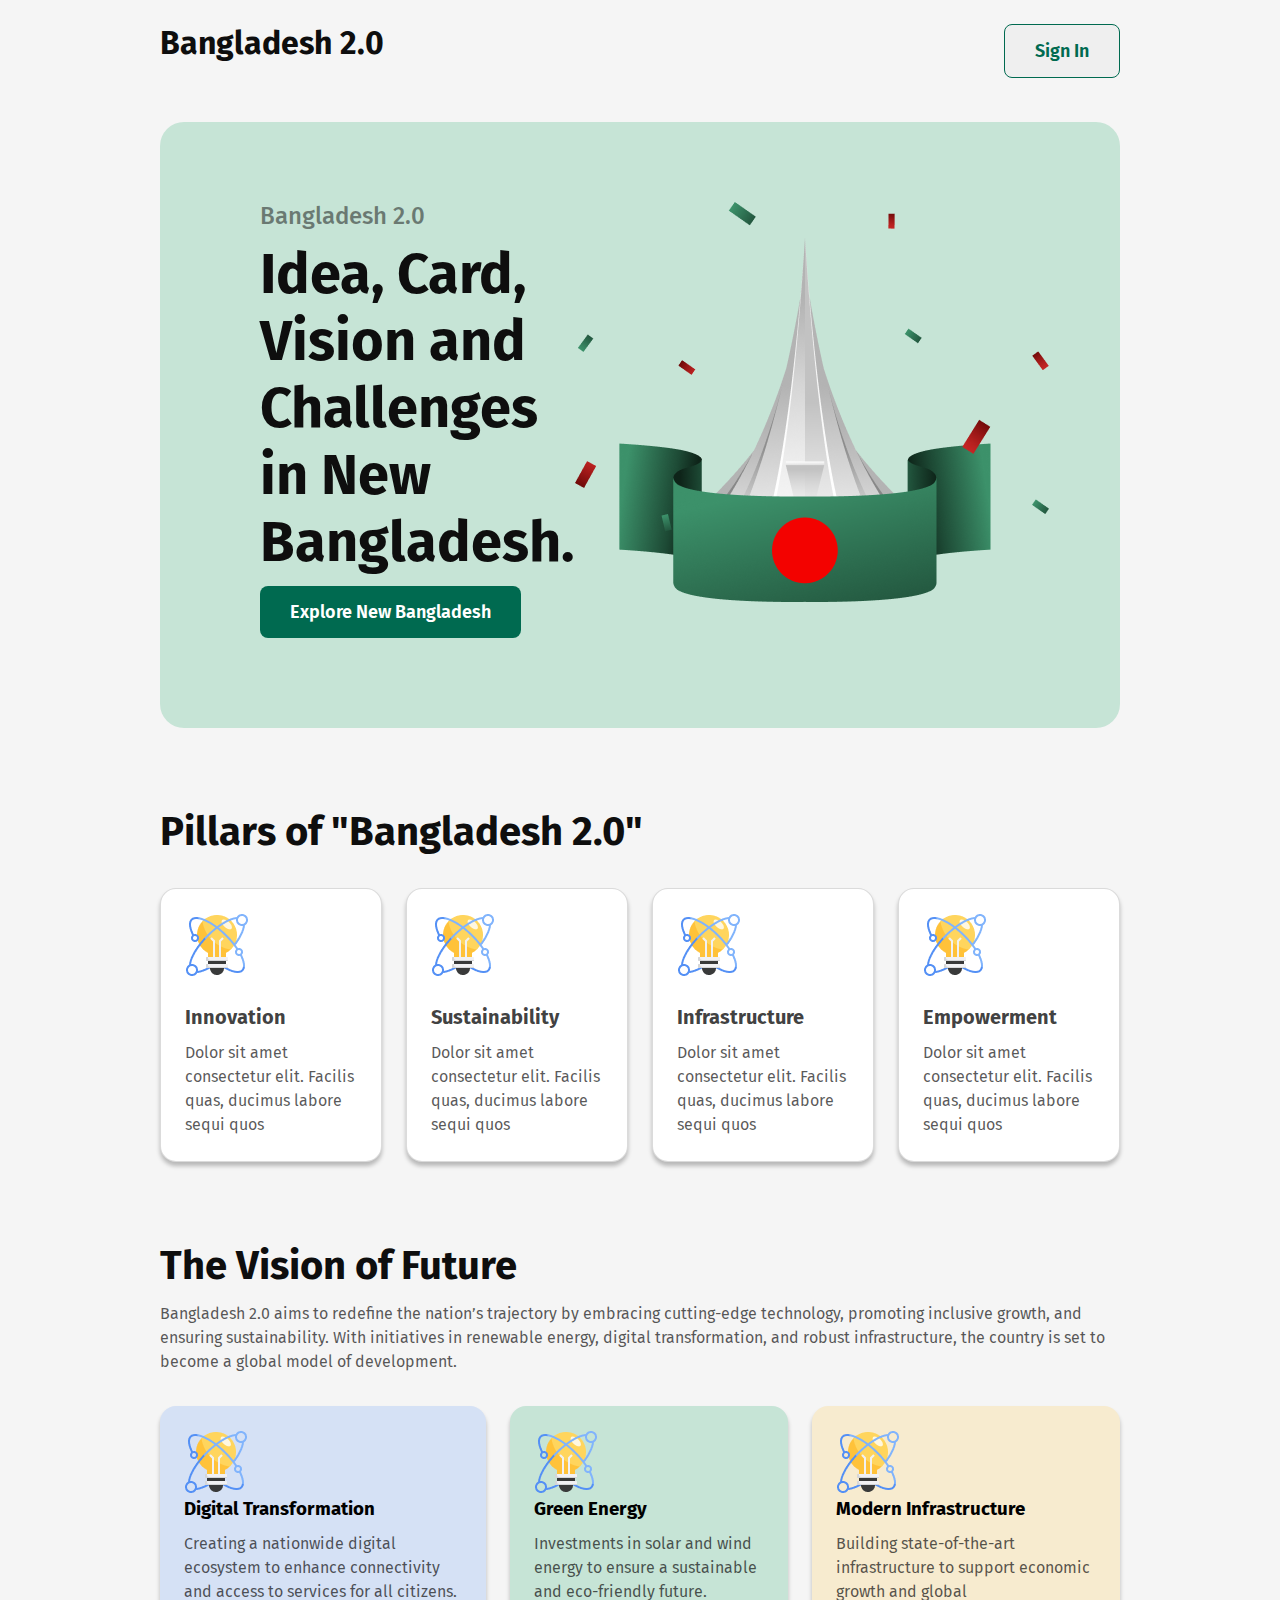
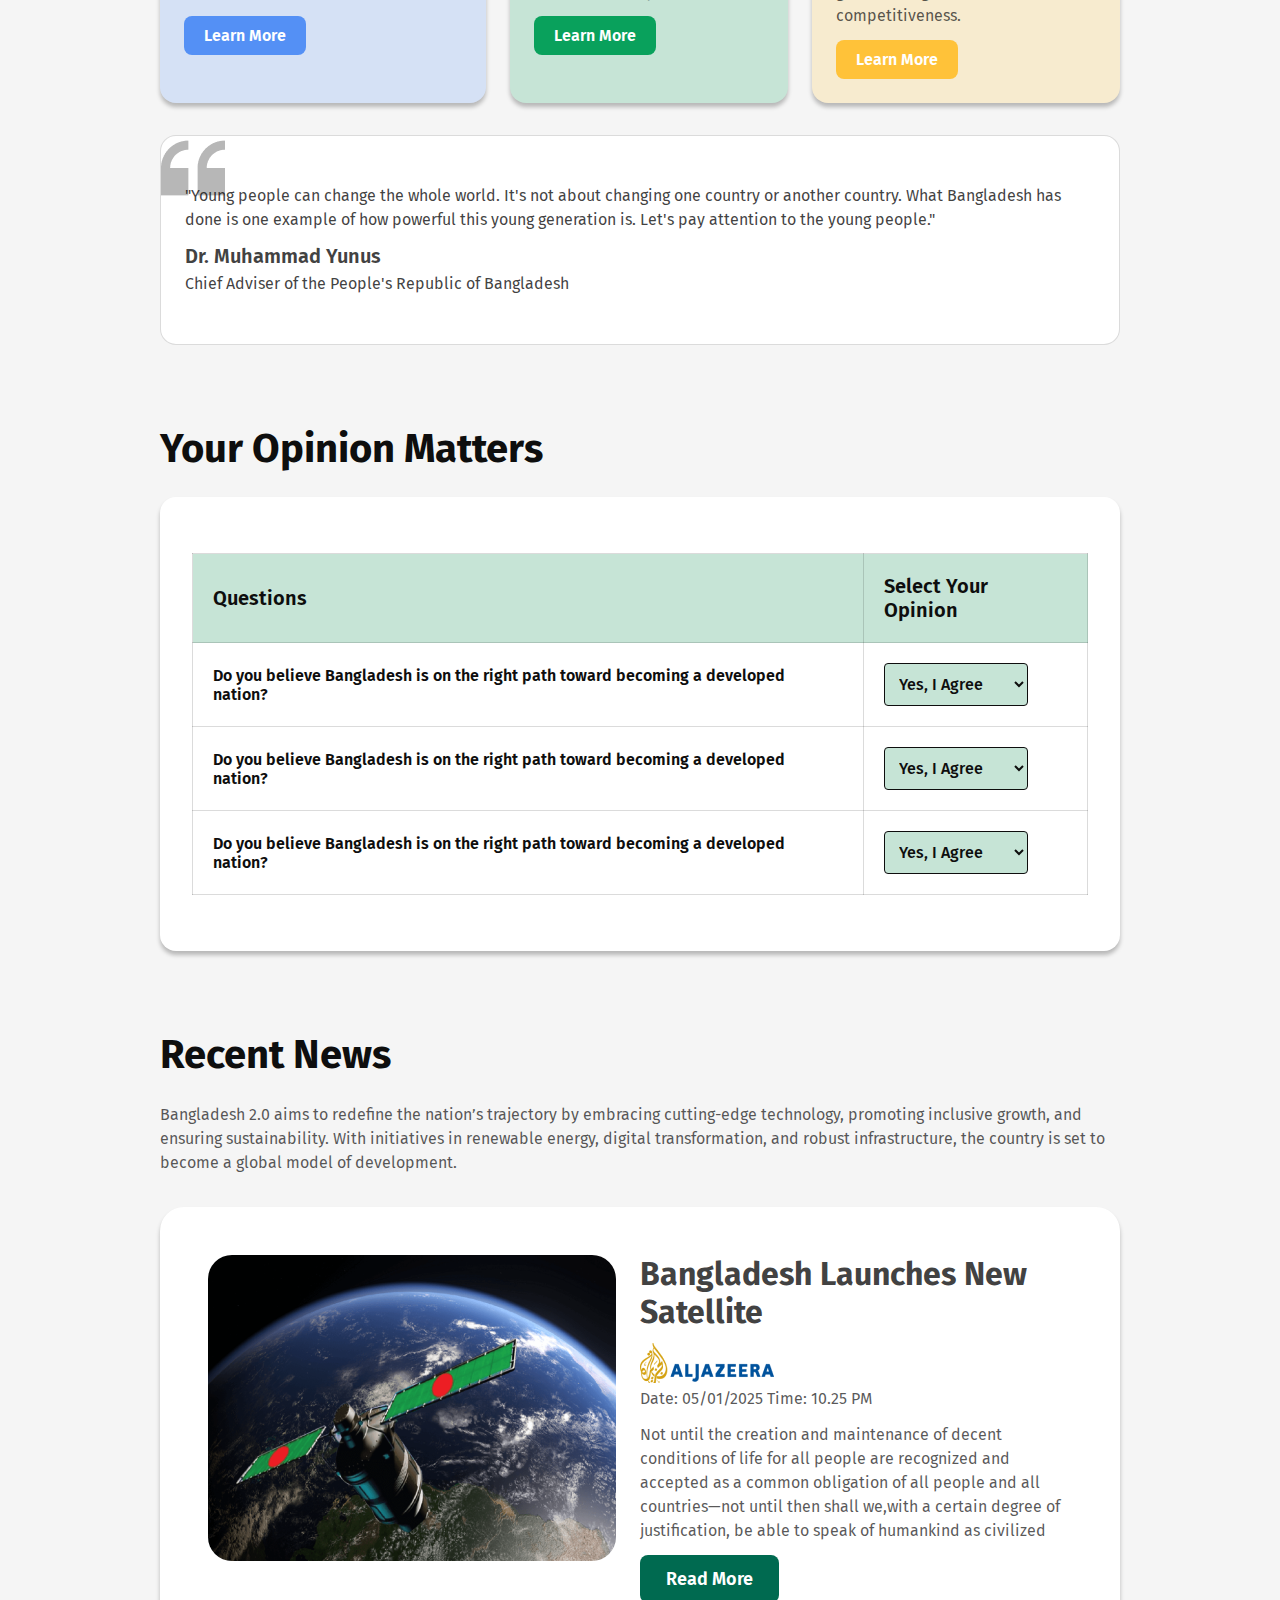
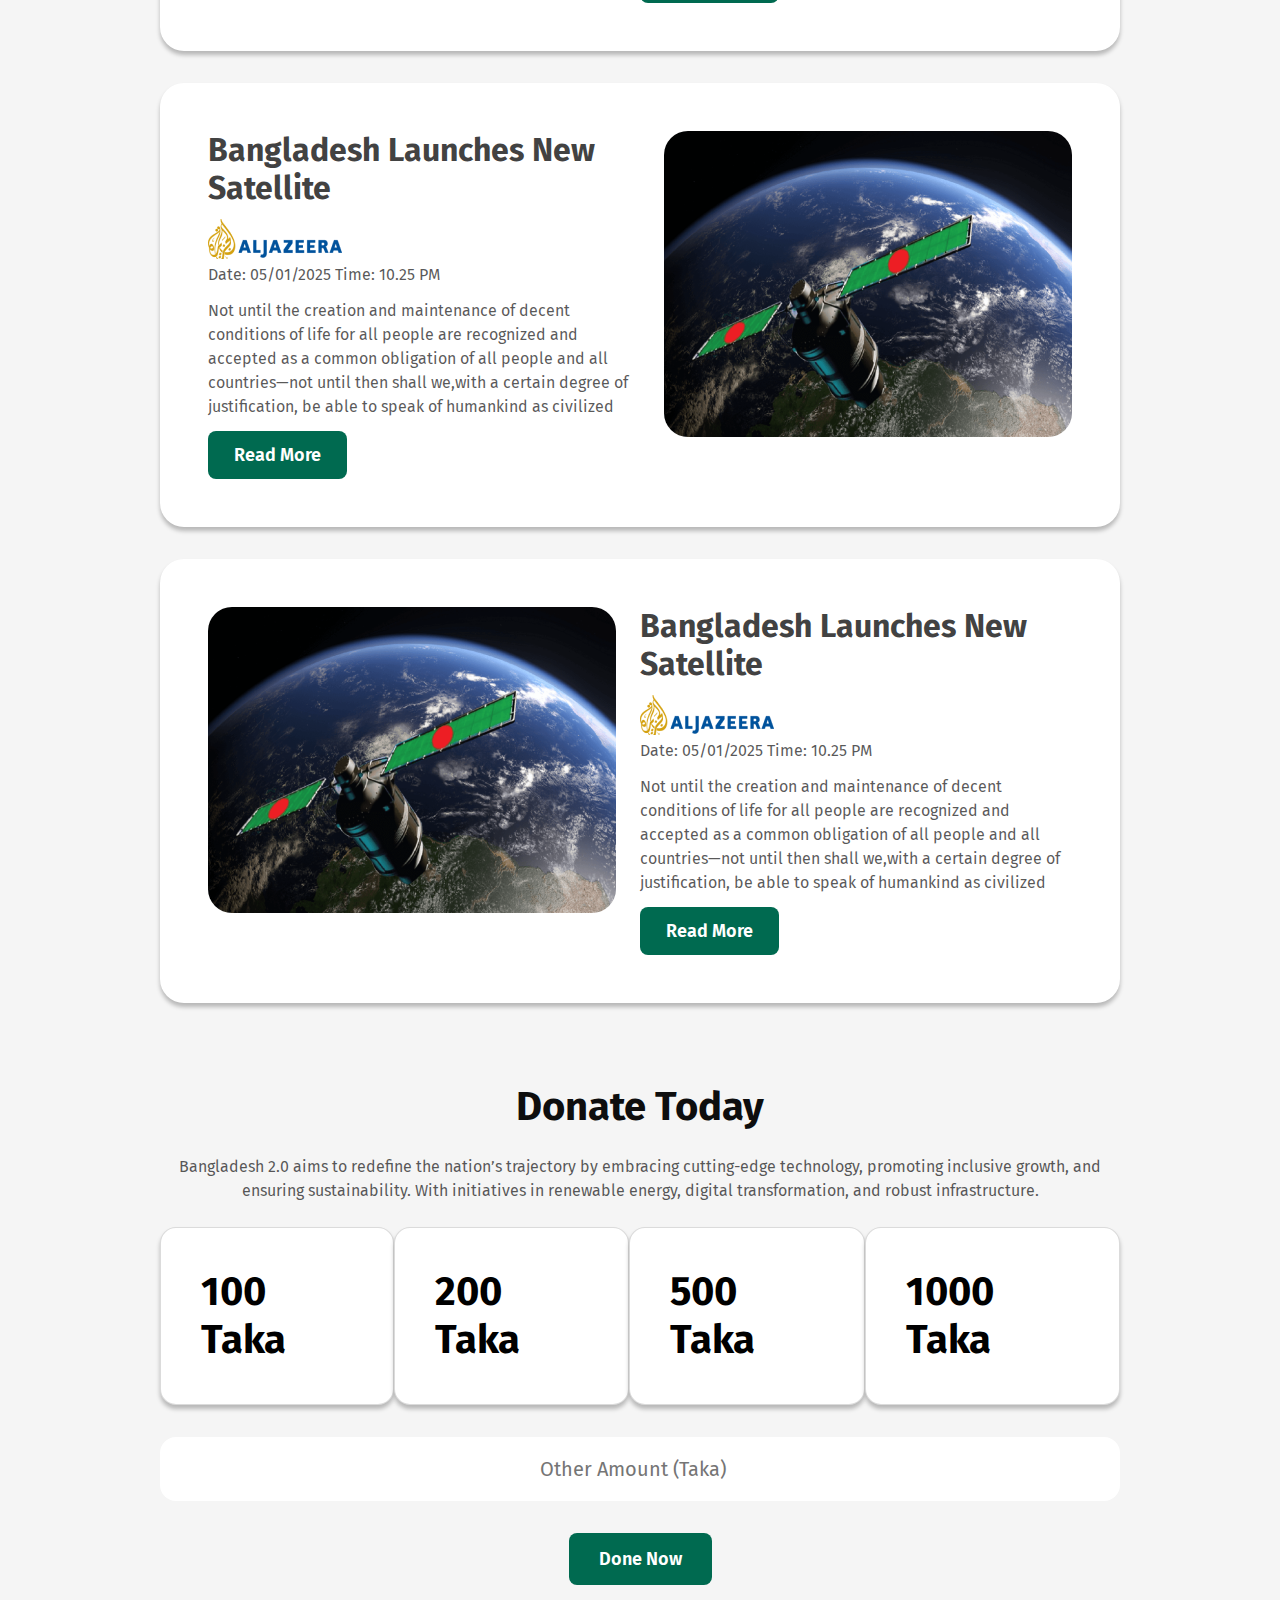
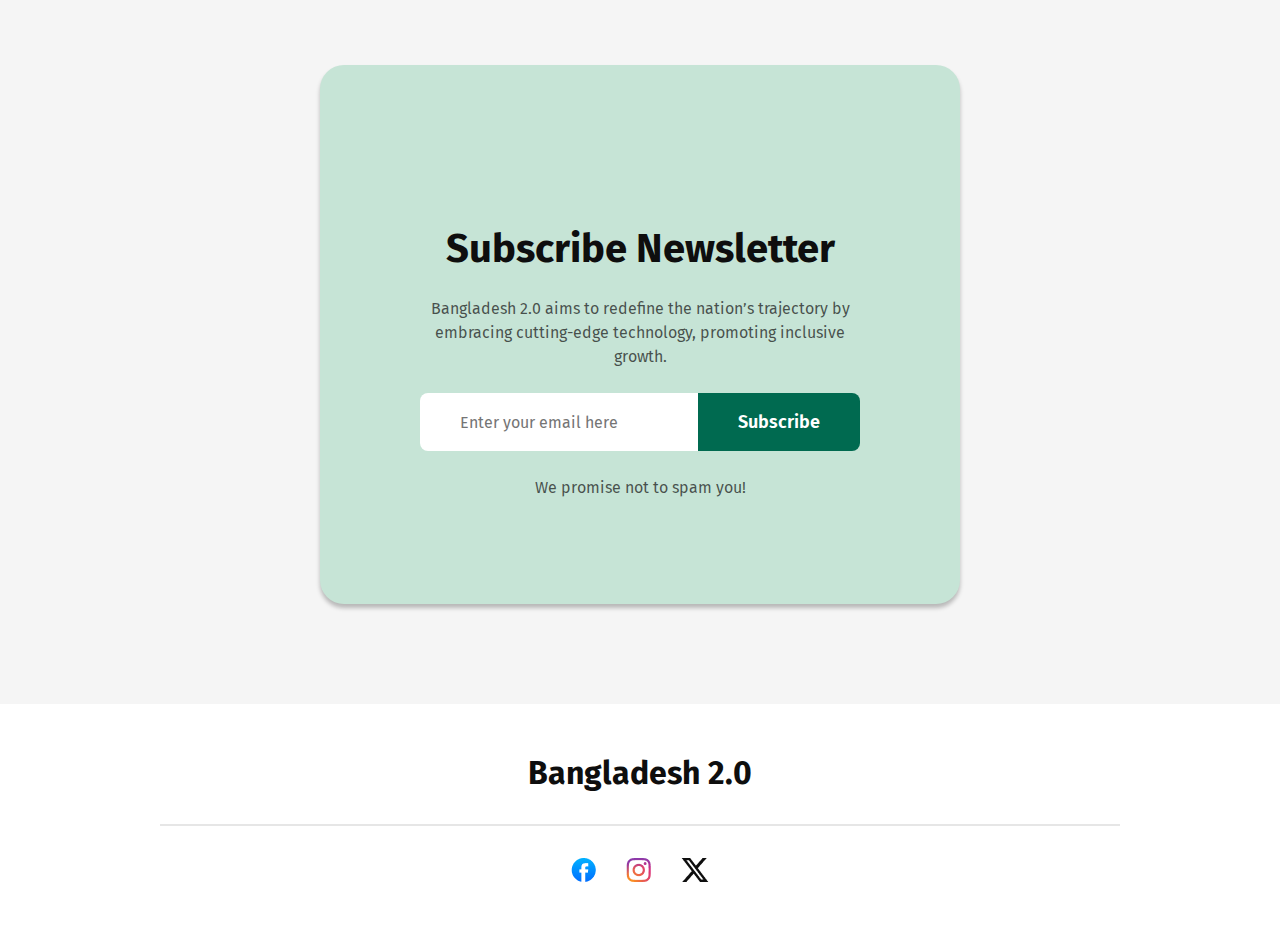
<file: Bangladesh 2.0/index.html>
<!DOCTYPE html>
<html lang="en">
  <head>
    <meta charset="UTF-8" />
    <meta name="viewport" content="width=device-width, initial-scale=1.0" />
    <title>Bangladesh 2.0 | Vision Of Gen-Z</title>
    <link rel="icon" href="../assets/title-icon.jpg" type="image/x-icon" />
    <link rel="stylesheet" href="./styles/style.css" />
  </head>
  <body>
    <!--Header-->
    <header>
      <!-- Navigation Bar -->
      <nav>
        <h1>Bangladesh 2.0</h1>
        <button>Sign In</button>
      </nav>
    </header>
    <!--Main Content-->
    <main>
      <!--Section 1: Banner-->
      <section id="section-one">
        <div>
          <p>Bangladesh 2.0</p>
          <h1>Idea, Card, Vision and Challenges in New Bangladesh.</h1>
          <button>Explore New Bangladesh</button>
        </div>
        <div>
          <img src="./assets/hero.png" alt="Hero Image" />
        </div>
      </section>
      <!--Section 2: Pillars of "Bangladesh 2.0"-->
      <section id="section-two">
        <h1>Pillars of "Bangladesh 2.0"</h1>
        <div>
          <div>
            <img src="./assets/card-icon.png" alt="Card Icon" />
            <h3>Innovation</h3>
            <p>
              Dolor sit amet consectetur elit. Facilis quas, ducimus labore
              sequi quos
            </p>
          </div>
          <div>
            <img src="./assets/card-icon.png" alt="Card Icon" />
            <h3>Sustainability</h3>
            <p>
              Dolor sit amet consectetur elit. Facilis quas, ducimus labore
              sequi quos
            </p>
          </div>
          <div>
            <img src="./assets/card-icon.png" alt="Card Icon" />
            <h3>Infrastructure</h3>
            <p>
              Dolor sit amet consectetur elit. Facilis quas, ducimus labore
              sequi quos
            </p>
          </div>
          <div>
            <img src="./assets/card-icon.png" alt="Card Icon" />
            <h3>Empowerment</h3>
            <p>
              Dolor sit amet consectetur elit. Facilis quas, ducimus labore
              sequi quos
            </p>
          </div>
        </div>
      </section>
      <!--Section 3: The Vision of Future-->
      <section id="section-three">
        <h1>The Vision of Future</h1>
        <p>
          Bangladesh 2.0 aims to redefine the nation’s trajectory by embracing
          cutting-edge technology, promoting inclusive growth, and ensuring
          sustainability. With initiatives in renewable energy, digital
          transformation, and robust infrastructure, the country is set to
          become a global model of development.
        </p>
        <div>
          <div id="card-one">
            <img src="./assets/card-icon.png" alt="Card Icon" />
            <h3>Digital Transformation</h3>
            <p>
              Creating a nationwide digital ecosystem to enhance connectivity
              and access to services for all citizens.
            </p>
            <button>Learn More</button>
          </div>
          <div id="card-two">
            <img src="./assets/card-icon.png" alt="Card Icon" />
            <h3>Green Energy</h3>
            <p>
              Investments in solar and wind energy to ensure a sustainable and
              eco-friendly future.
            </p>
            <button>Learn More</button>
          </div>
          <div id="card-three">
            <img src="./assets/card-icon.png" alt="Card Icon" />
            <h3>Modern Infrastructure</h3>
            <p>
              Building state-of-the-art infrastructure to support economic
              growth and global competitiveness.
            </p>
            <button>Learn More</button>
          </div>
        </div>
      </section>
      <!--Section 4: Quotes-->
      <section id="section-four">
        <div>
          <p>
            "Young people can change the whole world. 
            It's not about changing one country or another country. 
            What Bangladesh has done is one example of how powerful this young generation is. 
            Let's pay attention to the young people."
          </p>
          <h3>Dr. Muhammad Yunus</h3>
          <p>Chief Adviser of the People's Republic of Bangladesh</p>
        </div>
      </section>
      <!--Section 5: Your Opinion Matters-->
      <section id="section-five">
        <h1>Your Opinion Matters</h1>
        <div>
          <table>
            <thead>
              <tr>
                <th>Questions</th>
                <th>Select Your Opinion</th>
              </tr>
            </thead>
            <tbody>
              <tr>
                <td>
                  Do you believe Bangladesh is on the right path toward becoming
                  a developed nation?
                </td>
                <td>
                  <select>
                    <option>Yes, I Agree</option>
                    <option>Neutral</option>
                    <option>No, I Disagree</option>
                  </select>
                </td>
              </tr>
              <tr>
                <td>
                  Do you believe Bangladesh is on the right path toward becoming
                  a developed nation?
                </td>
                <td>
                  <select>
                    <option>Yes, I Agree</option>
                    <option>Neutral</option>
                    <option>No, I Disagree</option>
                  </select>
                </td>
              </tr>
              <tr>
                <td>
                  Do you believe Bangladesh is on the right path toward becoming
                  a developed nation?
                </td>
                <td>
                  <select>
                    <option>Yes, I Agree</option>
                    <option>Neutral</option>
                    <option>No, I Disagree</option>
                  </select>
                </td>
              </tr>
            </tbody>
          </table>
        </div>
      </section>
      <!--Section 6: Recent News-->
      <section id="section-six">
        <h1>Recent News</h1>
        <p>
          Bangladesh 2.0 aims to redefine the nation’s trajectory by embracing
          cutting-edge technology, promoting inclusive growth, and ensuring
          sustainability. With initiatives in renewable energy, digital
          transformation, and robust infrastructure, the country is set to
          become a global model of development.
        </p>
        <div id="news-card">
          <div id="news-one">
            <div>
              <img src="assets/satelite.png" alt="News Image" id="news-image" />
            </div>
            <div>
              <h3>Bangladesh Launches New Satellite</h3>
              <img src="assets/al-jazeera.png" alt="Al Jazeera" />
              <p>Date: 05/01/2025 Time: 10.25 PM</p>
              <p>
                Not until the creation and maintenance of decent conditions of
                life for all people are recognized and accepted as a common
                obligation of all people and all countries—not until then shall
                we,with a certain degree of justification, be able to speak of
                humankind as civilized
              </p>
              <button>Read More</button>
            </div>
          </div>
          <div id="news-two">
            <div>
              <h3>Bangladesh Launches New Satellite</h3>
              <img src="assets/al-jazeera.png" alt="Al Jazeera" />
              <p>Date: 05/01/2025 Time: 10.25 PM</p>
              <p>
                Not until the creation and maintenance of decent conditions of
                life for all people are recognized and accepted as a common
                obligation of all people and all countries—not until then shall
                we,with a certain degree of justification, be able to speak of
                humankind as civilized
              </p>
              <button>Read More</button>
            </div>
            <div>
              <img src="assets/satelite.png" alt="News Image" id="news-image" />
            </div>
          </div>
          <div id="news-three">
            <div>
              <img src="assets/satelite.png" alt="News Image" id="news-image" />
            </div>
            <div>
              <h3>Bangladesh Launches New Satellite</h3>
              <img src="assets/al-jazeera.png" alt="Al Jazeera" />
              <p>Date: 05/01/2025 Time: 10.25 PM</p>
              <p>
                Not until the creation and maintenance of decent conditions of
                life for all people are recognized and accepted as a common
                obligation of all people and all countries—not until then shall
                we,with a certain degree of justification, be able to speak of
                humankind as civilized
              </p>
              <button>Read More</button>
            </div>
          </div>
        </div>
      </section>
      <!--Section 7: Donate Today-->
      <section id="section-seven">
        <h1>Donate Today</h1>
        <p>
          Bangladesh 2.0 aims to redefine the nation’s trajectory by embracing
          cutting-edge technology, promoting inclusive growth, and ensuring
          sustainability. With initiatives in renewable energy, digital
          transformation, and robust infrastructure.
        </p>
        <div>
          <ul>
            <li>100 Taka</li>
            <li>200 Taka</li>
            <li>500 Taka</li>
            <li>1000 Taka</li>
          </ul>
        </div>
        <input type="number" placeholder="Other Amount (Taka)" />
        <button>Done Now</button>
      </section>
      <!--Section 8: Newsletter-->
      <section id="section-eight">
        <h1>Subscribe Newsletter</h1>
        <p>
          Bangladesh 2.0 aims to redefine the nation’s trajectory by embracing
          cutting-edge technology, promoting inclusive growth.
        </p>
        <form>
          <input type="email" placeholder="Enter your email here" required />
          <button type="submit">Subscribe</button>
        </form>
        <p>We promise not to spam you!</p>
      </section>
    </main>
    <!--Footer-->
    <footer>
      <div>
        <h1>Bangladesh 2.0</h1>
        <hr />
        <ul>
          <li><img src="assets/facebook.png" alt="facebook" /></li>
          <li><img src="assets/instagram.png" alt="instagram" /></li>
          <li><img src="assets/x.png" alt="X" /></li>
        </ul>
      </div>
    </footer>
  </body>
</html>
</file>
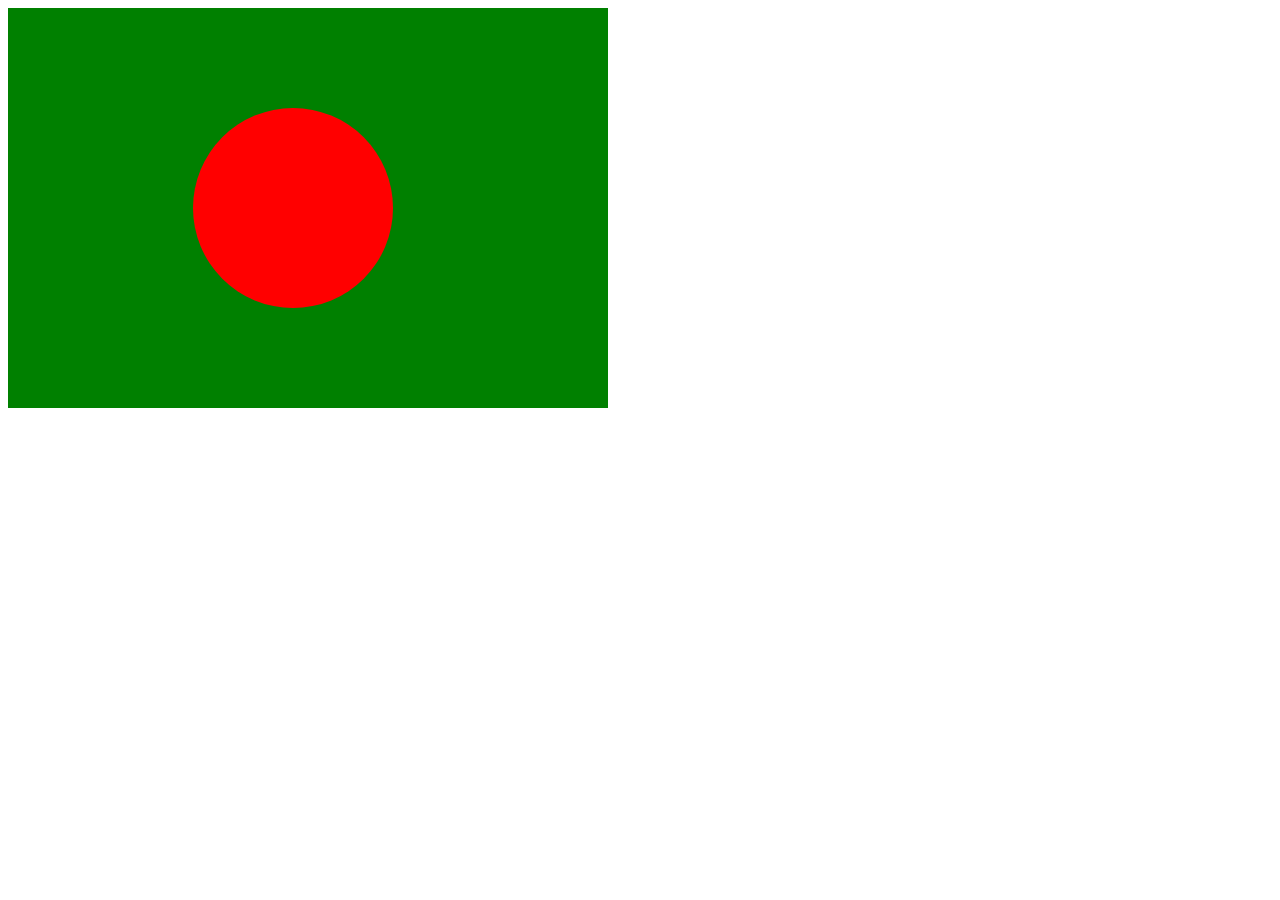
<file: Bangladesh Flag/index.html>
<!DOCTYPE html>
<html lang="en">
  <head>
    <meta charset="UTF-8" />
    <title>Bangladesh Flag</title>
    <link rel="stylesheet" href="style.css" />
  </head>

  <body>
    <div class="bangladesh"></div>
  </body>
</html>
</file>
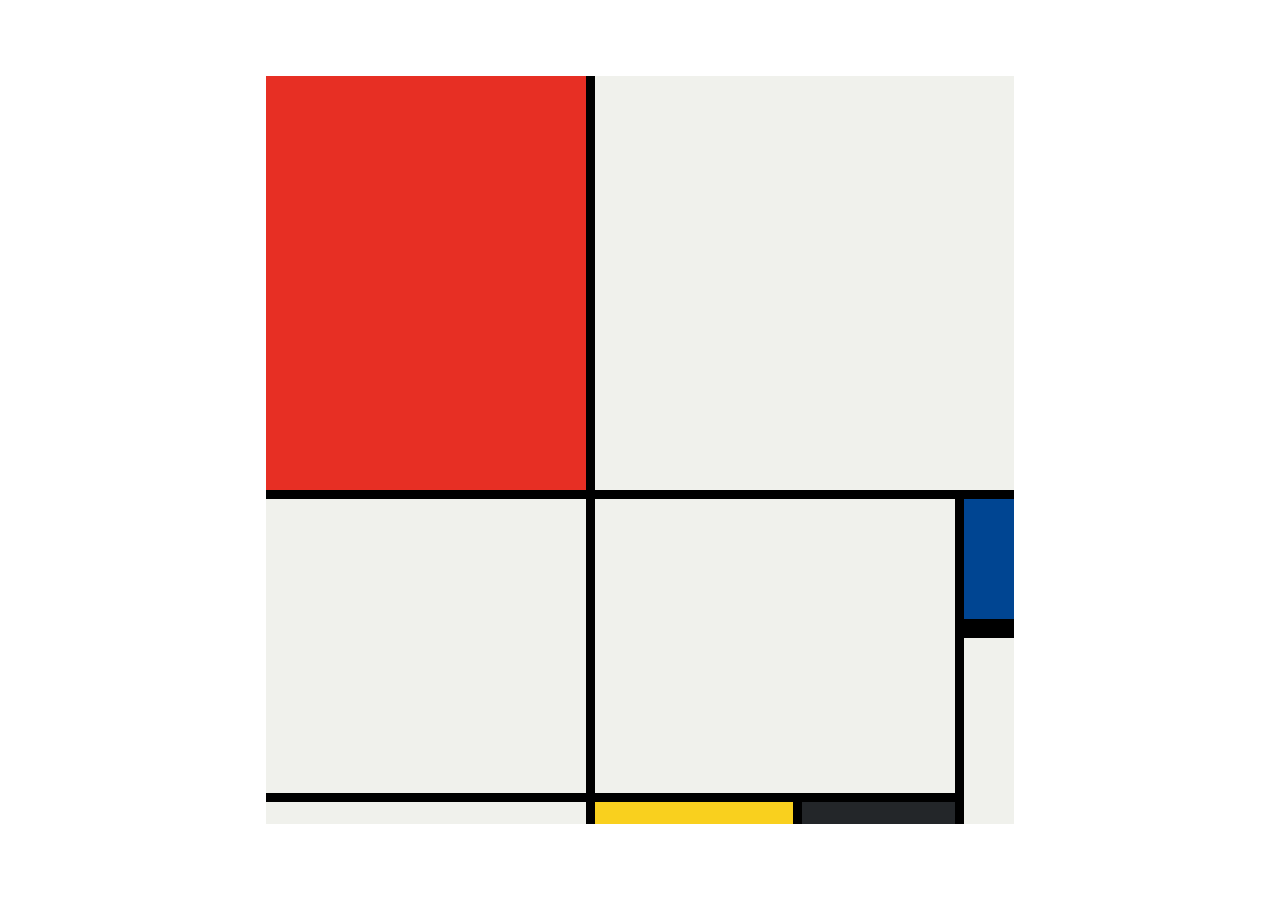
<file: Mondrian Art/index.html>
<!DOCTYPE html>
<html lang="en">

<head>
  <meta charset="UTF-8">
  <meta name="viewport" content="width=device-width, initial-scale=1.0">
  <title>Mondrian Art</title>
  <link rel="stylesheet" href="style.css">
</head>

<body>

  <div class="container">
    <div class="item red"></div>
    <div class="item white1"></div>
    <div class="item white2"></div>
    <div class="item white3"></div>

    <div class="item blue"></div>
    <div class="item white4"></div>

    <div class="item"></div>
    <div class="item yellow"></div>
    <div class="item black"></div>
  </div>
</body>

</html>
</file>
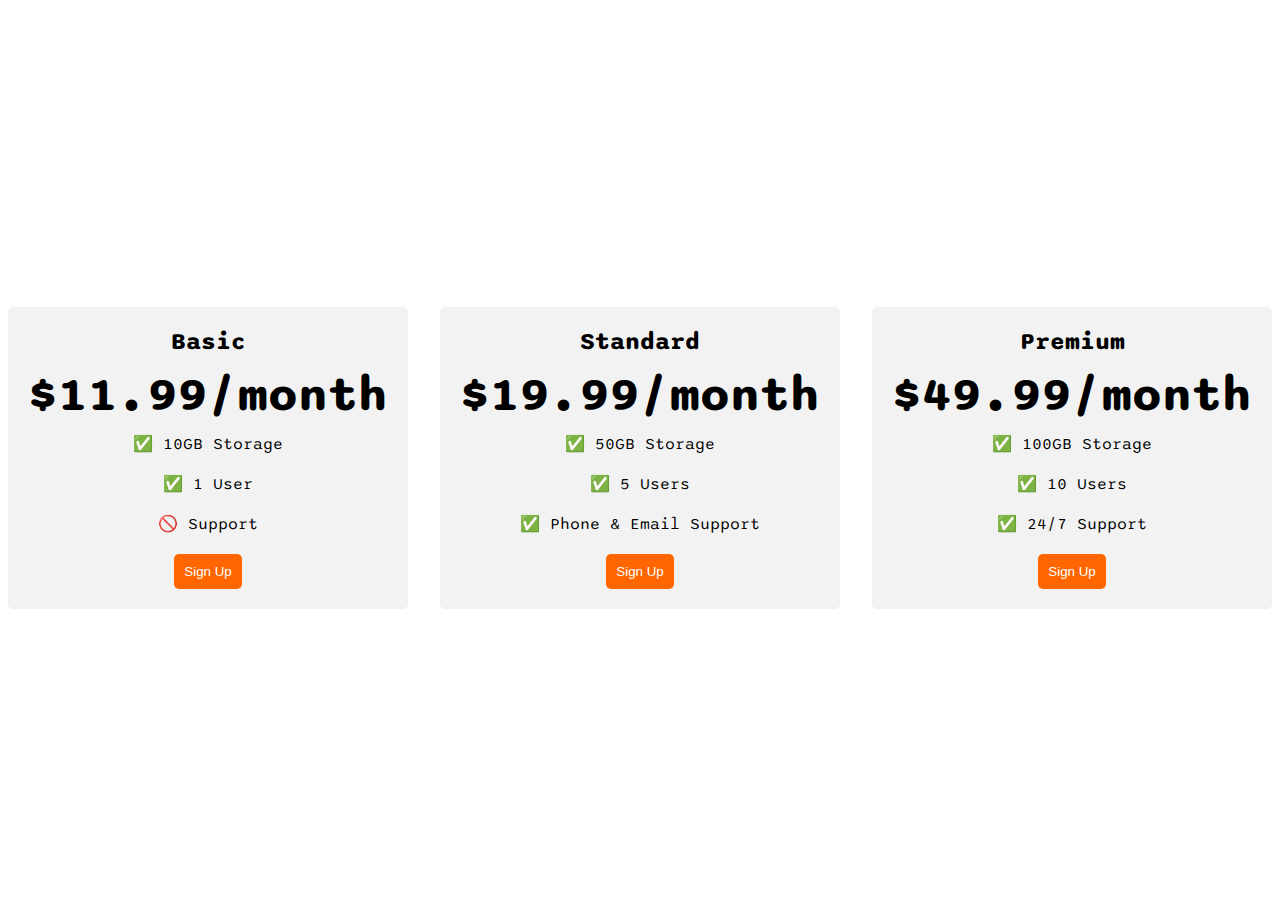
<file: Pricing Table/index.html>
<!DOCTYPE html>
<html>

<head>
  <title>Pricing Table</title>
  <link rel="stylesheet" href="./style.css" />
  <link rel="preconnect" href="https://fonts.googleapis.com">
  <link rel="preconnect" href="https://fonts.gstatic.com" crossorigin>
  <link href="https://fonts.googleapis.com/css2?family=Sono:wght@400;700&display=swap" rel="stylesheet">
</head>

<body>
  <div class="pricing-container">
    <div class="pricing-plan">
      <div class="plan-title">Basic</div>
      <div class="plan-price">$11.99/month</div>
      <ul class="plan-features">
        <li>✅ 10GB Storage</li>
        <li>✅ 1 User</li>
        <li>🚫 Support</li>
      </ul>
      <button class="plan-button">Sign Up</a>
    </div>
    <div class="pricing-plan">
      <div class="plan-title">Standard</div>
      <div class="plan-price">$19.99/month</div>
      <ul class="plan-features">
        <li>✅ 50GB Storage</li>
        <li>✅ 5 Users</li>
        <li>✅ Phone &amp; Email Support</li>
      </ul>
      <button class="plan-button">Sign Up</a>
    </div>
    <div class="pricing-plan">
      <div class="plan-title">Premium</div>
      <div class="plan-price">$49.99/month</div>
      <ul class="plan-features">
        <li>✅ 100GB Storage</li>
        <li>✅ 10 Users</li>
        <li>✅ 24/7 Support</li>
      </ul>
      <button class="plan-button">Sign Up</a>
    </div>
  </div>

</body>

</html>
</file>
<file: Bangladesh 2.0/styles/style.css>
@import url("https://fonts.googleapis.com/css2?family=Fira+Sans:ital,wght@0,100;0,200;0,300;0,400;0,500;0,600;0,700;0,800;0,900;1,100;1,200;1,300;1,400;1,500;1,600;1,700;1,800;1,900&display=swap");

/* Apply to all elements */
* {
  font-family: "Fira Sans", serif;
  margin: 0;
  padding: 0;
}

/* Header */
header {
  background: rgb(245, 245, 245);
  padding: 24px 160px;
}

/* Navigation Bar */
nav {
  display: flex;
  justify-content: space-between;
}

nav h1 {
  color: rgb(14, 14, 14);
  font-family: Fira Sans;
  font-size: 32px;
  font-weight: 700;
  line-height: 38px;
  letter-spacing: 0%;
  text-align: left;
}

nav button {
  box-sizing: border-box;
  border: 1px solid rgb(0, 106, 80);
  border-radius: 8px;
  padding: 15px 30px;
  color: rgb(0, 106, 80);
  font-family: Fira Sans;
  font-size: 18px;
  font-weight: 600;
  line-height: 22px;
  letter-spacing: 0%;
  text-align: left;
}

nav button:hover {
  background-color: rgb(0, 106, 80);
  color: white;
  cursor: pointer;
}

/* Main Content */
main {
  background: rgb(245, 245, 245);
  padding: 20px 160px;
}

/* Section 1: Banner */
#section-one {
  border-radius: 24px;
  background: rgb(198, 228, 214);
  display: flex;
  justify-content: space-between;
  padding: 80px 100px;
  margin-bottom: 80px;
}

#section-one p {
  color: rgba(14, 14, 14, 0.5);
  font-family: Fira Sans;
  font-size: 24px;
  font-weight: 500;
  line-height: 29px;
  letter-spacing: 0%;
  text-align: left;
  margin-bottom: 10px;
}

#section-one h1 {
  color: rgb(14, 14, 14);
  font-family: Fira Sans;
  font-size: 56px;
  font-weight: 700;
  line-height: 67px;
  letter-spacing: 0%;
  text-align: left;
  margin-bottom: 10px;
}

#section-one button {
  color: rgb(255, 255, 255);
  font-family: Fira Sans;
  font-size: 18px;
  font-weight: 600;
  line-height: 22px;
  letter-spacing: 0%;
  text-align: left;
  border-radius: 8px;
  background: rgb(0, 106, 80);
  padding: 15px 30px;
  border: none;
  cursor: pointer;
  margin-bottom: 10px;
}

#section-one button:hover {
  background: rgb(0, 106, 80, 0.8);
}

#section-one img {
  color: rgb(14, 14, 14);
  font-family: Fira Sans;
  font-size: 56px;
  font-weight: 700;
  line-height: 67px;
  letter-spacing: 0%;
  text-align: left;
}

/* Section 2: Pillars of "Bangladesh 2.0" */
#section-two {
  margin-bottom: 80px;
}

#section-two h1 {
  color: rgb(14, 14, 14);
  font-family: Fira Sans;
  font-size: 40px;
  font-weight: 700;
  line-height: 48px;
  letter-spacing: 0%;
  text-align: left;
}

#section-two > div {
  display: flex;
  justify-content: space-between;
  gap: 24px;
  margin-top: 32px;
}

#section-two > div > div {
  box-sizing: border-box;
  border: 1px solid rgba(14, 14, 14, 0.15);
  border-radius: 16px;
  background: rgb(255, 255, 255);
  padding: 24px;
  box-shadow: 0px 4px 4px rgba(0, 0, 0, 0.25);
}

#section-two h3 {
  color: rgba(14, 14, 14, 0.8);
  font-family: Fira Sans;
  font-size: 20px;
  font-weight: 700;
  line-height: 24px;
  letter-spacing: 0%;
  text-align: left;
  margin-top: 24px;
  margin-bottom: 12px;
}

#section-two p {
  color: rgba(14, 14, 14, 0.7);
  font-family: Fira Sans;
  font-size: 16px;
  font-weight: 400;
  line-height: 24px;
  letter-spacing: 0%;
  text-align: left;
}

/* Section 3: The Vision of Future */
#section-three h1 {
  color: rgb(14, 14, 14);
  font-family: Fira Sans;
  font-size: 40px;
  font-weight: 700;
  line-height: 48px;
  letter-spacing: 0%;
  text-align: left;
}

#section-three p {
  color: rgba(14, 14, 14, 0.7);
  font-family: Fira Sans;
  font-size: 16px;
  font-weight: 400;
  line-height: 24px;
  letter-spacing: 0%;
  text-align: left;
  margin: 12px 0px;
}

#section-three > div {
  display: flex;
  justify-content: space-between;
  gap: 24px;
  margin-top: 32px;
}

#section-three > div > div {
  box-sizing: border-box;
  border-radius: 16px;
  padding: 24px;
  box-shadow: 0px 4px 4px rgba(0, 0, 0, 0.25);
}

#section-three #card-one {
  background: rgba(84, 144, 245, 0.2);
}

#section-three #card-one button {
  color: rgb(255, 255, 255);
  font-family: Fira Sans;
  font-size: 16px;
  font-weight: 600;
  line-height: 19px;
  letter-spacing: 0%;
  text-align: left;
  padding: 10px 20px;
  border-radius: 8px;
  background: rgb(84, 144, 245);
  border: none;
  cursor: pointer;
}

#section-three #card-two {
  background: rgb(198, 228, 214);
}

#section-three #card-two button {
  color: rgb(255, 255, 255);
  font-family: Fira Sans;
  font-size: 16px;
  font-weight: 600;
  line-height: 19px;
  letter-spacing: 0%;
  text-align: left;
  padding: 10px 20px;
  border-radius: 8px;
  background: rgb(9, 161, 92);
  border: none;
  cursor: pointer;
}

#section-three #card-three {
  background: rgb(247, 235, 207);
}

#section-three #card-three button {
  color: rgb(255, 255, 255);
  font-family: Fira Sans;
  font-size: 16px;
  font-weight: 600;
  line-height: 19px;
  letter-spacing: 0%;
  text-align: left;
  padding: 10px 20px;
  border-radius: 8px;
  background: rgb(255, 194, 57);
  border: none;
  cursor: pointer;
}

/* Section 4: Quote */
#section-four div {
  margin-top: 32px;
  background-image: url("../assets/quote-bg.png");
  background-repeat: no-repeat;
  border: 1px solid rgba(14, 14, 14, 0.15);
  border-radius: 16px;
  background-color: white;
  padding: 48px 24px;
}

#section-four p {
  color: rgba(14, 14, 14, 0.8);
  font-family: Fira Sans;
  font-size: 16px;
  font-weight: 400;
  line-height: 24px;
  letter-spacing: 0%;
  text-align: left;
}

#section-four h3 {
  color: rgba(14, 14, 14, 0.8);
  font-family: Fira Sans;
  font-size: 20px;
  font-weight: 600;
  line-height: 24px;
  letter-spacing: 0%;
  text-align: left;
  margin: 12px 0px 4px;
}

/* Section 5: Your Opinion Matters */
#section-five h1 {
  color: rgb(14, 14, 14);
  font-family: Fira Sans;
  font-size: 40px;
  font-weight: 700;
  line-height: 48px;
  letter-spacing: 0%;
  text-align: left;
  margin-top: 80px;
  margin-bottom: 24px;
}

#section-five div {
  padding: 32px;
  border-radius: 16px;
  background: rgb(255, 255, 255);
  box-shadow: 0px 4px 4px rgba(0, 0, 0, 0.25);
}

table {
  padding: 32px;
  border-collapse: collapse;
  margin: 24px 0;
  width: 100%;
}

th {
  color: rgb(14, 14, 14);
  font-family: Fira Sans;
  font-size: 20px;
  font-weight: 600;
  line-height: 24px;
  letter-spacing: 0%;
  text-align: left;
  box-sizing: border-box;
  border: 1px solid rgba(14, 14, 14, 0.15);
  background: rgb(198, 228, 214);
  padding: 20px;
}

td {
  color: rgb(14, 14, 14);
  font-family: Fira Sans;
  font-size: 16px;
  font-weight: 600;
  line-height: 19px;
  letter-spacing: 0%;
  text-align: left;
  box-sizing: border-box;
  border: 1px solid rgba(14, 14, 14, 0.15);
  background: rgba(255, 255, 255, 0.1);
  padding: 20px;
}

select {
  color: rgb(14, 14, 14);
  font-family: Fira Sans;
  font-size: 16px;
  font-weight: 500;
  line-height: 19px;
  letter-spacing: 0%;
  text-align: left;
  box-sizing: border-box;
  border: 1px solid rgb(14, 14, 14);
  border-radius: 4px;
  background: rgb(198, 228, 214);
  padding: 10px;
}

/* Section 6: Recent News */
#section-six h1 {
  color: rgb(14, 14, 14);
  font-family: Fira Sans;
  font-size: 40px;
  font-weight: 700;
  line-height: 48px;
  letter-spacing: 0%;
  text-align: left;
  margin-top: 80px;
  margin-bottom: 24px;
}

#section-six p {
  color: rgba(14, 14, 14, 0.7);
  font-family: Fira Sans;
  font-size: 16px;
  font-weight: 400;
  line-height: 24px;
  letter-spacing: 0%;
  text-align: left;
  margin-bottom: 12px;
}

#section-six h3 {
  color: rgba(14, 14, 14, 0.8);
  font-family: Fira Sans;
  font-size: 32px;
  font-weight: 700;
  line-height: 38px;
  letter-spacing: 0%;
  text-align: left;
  margin-bottom: 12px;
}

#section-six #news-image {
  border-radius: 24px;
}

#section-six button {
  border-radius: 8px;
  background: rgb(0, 106, 80);
  padding: 13px 26px;
  border: none;
  color: rgb(255, 255, 255);
  font-family: Fira Sans;
  font-size: 18px;
  font-weight: 600;
  line-height: 22px;
  letter-spacing: 0%;
  text-align: left;
  cursor: pointer;
}

#section-six button:hover {
  background: rgb(0, 106, 80, 0.8);
}

#section-six #news-card #news-one {
  margin-top: 32px;
  display: flex;
  justify-content: space-between;
  padding: 48px;
  gap: 24px;
  border-radius: 24px;
  background: rgb(255, 255, 255);
  box-shadow: 0px 4px 4px rgba(0, 0, 0, 0.25);
}

#section-six #news-card #news-two {
  margin-top: 32px;
  display: flex;
  justify-content: space-between;
  padding: 48px;
  gap: 24px;
  border-radius: 24px;
  background: rgb(255, 255, 255);
  box-shadow: 0px 4px 4px rgba(0, 0, 0, 0.25);
}

#section-six #news-card #news-three {
  margin-top: 32px;
  display: flex;
  justify-content: space-between;
  padding: 48px;
  gap: 24px;
  border-radius: 24px;
  background: rgb(255, 255, 255);
  box-shadow: 0px 4px 4px rgba(0, 0, 0, 0.25);
}

/* Section 7: Donate Today */
#section-seven h1 {
  color: rgb(14, 14, 14);
  font-family: Fira Sans;
  font-size: 40px;
  font-weight: 700;
  line-height: 48px;
  letter-spacing: 0%;
  text-align: center;
  margin-top: 80px;
  margin-bottom: 24px;
}

#section-seven p {
  color: rgba(14, 14, 14, 0.7);
  font-family: Fira Sans;
  font-size: 16px;
  font-weight: 400;
  line-height: 24px;
  letter-spacing: 0%;
  text-align: center;
  margin-bottom: 24px;
}

#section-seven ul {
  list-style: none;
  display: flex;
  justify-content: space-between;
}

#section-seven ul li {
  box-sizing: border-box;
  border: 1px solid rgba(14, 14, 14, 0.15);
  border-radius: 16px;
  background: rgb(255, 255, 255);
  font-family: Fira Sans;
  font-size: 40px;
  font-weight: 700;
  line-height: 48px;
  letter-spacing: 0%;
  text-align: left;
  padding: 40px;
  gap: 24px;
  cursor: pointer;
  box-shadow: 0px 4px 4px rgba(0, 0, 0, 0.25);
}

#section-seven ul li:hover {
  background: rgb(198, 228, 214);
}

#section-seven input {
  box-sizing: border-box;
  border-bottom: 1px solid rgba(14, 14, 14, 0.15);
  background: rgb(255, 255, 255);
  padding: 20px 40px;
  width: 100%;
  margin-top: 32px;
  border-radius: 16px;
  align-items: center;
}
#section-seven input[type="number"] {
  color: rgba(14, 14, 14, 0.3);
  font-family: Fira Sans;
  font-size: 20px;
  font-weight: 400;
  line-height: 24px;
  letter-spacing: 0%;
  text-align: center;
  margin: 32px 0px;
  border: none;
}

#section-seven button {
  box-sizing: border-box;
  border: 1px solid rgba(14, 14, 14, 0.1);
  border-radius: 8px;
  background: rgb(0, 106, 80);
  color: rgb(255, 255, 255);
  font-family: Fira Sans;
  font-size: 18px;
  font-weight: 600;
  line-height: 22px;
  letter-spacing: 0%;
  text-align: center;
  padding: 15px 30px;
  border: none;
  cursor: pointer;
  display: block;
  margin-left: auto;
  margin-right: auto;
}

#section-seven button:hover {
  background: rgb(0, 106, 80, 0.8);
}

/* Section 8: Newsletter */
#section-eight {
  margin: 80px 160px;
  padding: 80px 100px;
  border-radius: 24px;
  background: rgb(198, 228, 214);
  justify-content: center;
  box-shadow: 0px 4px 4px rgba(0, 0, 0, 0.25);
}

#section-eight h1 {
  color: rgb(14, 14, 14);
  font-family: Fira Sans;
  font-size: 40px;
  font-weight: 700;
  line-height: 48px;
  letter-spacing: 0%;
  text-align: center;
  margin-top: 80px;
  margin-bottom: 24px;
}

#section-eight p {
  color: rgba(14, 14, 14, 0.7);
  font-family: Fira Sans;
  font-size: 16px;
  font-weight: 400;
  line-height: 24px;
  letter-spacing: 0%;
  text-align: center;
  margin-bottom: 24px;
}

form {
  display: flex;
  justify-content: center;
  gap: 0px;
  margin-bottom: 25px;
}

form input[type="email"] {
  border-radius: 8px 0px 0px 8px;
  background: rgb(255, 255, 255);
  color: rgba(14, 14, 14, 0.3);
  font-family: Fira Sans;
  font-size: 16px;
  font-weight: 400;
  line-height: 19px;
  letter-spacing: 0%;
  text-align: left;
  padding: 18px 40px;
  border: none;
  width: 100%;
}

form button {
  border-radius: 0px 8px 8px 0px;
  background: rgb(0, 106, 80);
  color: rgb(255, 255, 255);
  font-family: Fira Sans;
  font-size: 18px;
  font-weight: 600;
  line-height: 22px;
  letter-spacing: 0%;
  text-align: left;
  padding: 18px 40px;
  border: none;
  cursor: pointer;
}

form button:hover {
  background: rgb(0, 106, 80, 0.8);
}

/* Section 9: Footer */
footer {
  padding: 50px 160px;
  justify-content: center;
}

footer h1 {
  color: rgb(14, 14, 14);
  font-family: Fira Sans;
  font-size: 32px;
  font-weight: 700;
  line-height: 38px;
  letter-spacing: 0%;
  text-align: center;
  margin-bottom: 32px;
}

footer hr {
  border: 1px solid rgba(14, 14, 14, 0.1);
}

footer ul {
  margin-top: 32px;
  list-style: none;
  display: flex;
  justify-content: center;
}

footer ul li {
  padding: 0px 15px;
}
</file>
<file: Bangladesh Flag/style.css>
.bangladesh {
  background-color: green;
  width: 600px;
  height: 400px;
  position: relative;
}
.bangladesh::after {
  content: "";
  background-color: red;
  width: 200px;
  height: 200px;
  border-radius: 50%;
  position: absolute;
  left: 185px;
  top: 100px;
}
</file>
<file: Mondrian Art/style.css>
body {
    display: flex;
    justify-content: center;
    align-items: center;
    height: 100vh;
    margin: 0;
    padding: 0;
  }

  .container {
    height: 748px;
    width: 748px;
    display: grid;
    background-color: #000;
    grid-template-columns: 320px 198px 153px 50px;
    grid-template-rows: 414px 130px 155px 22px;
    gap: 9px;
  }

  .item {
    background-color: #F0F1EC;
  }

  .red {
    background-color: #E72F24;
  }

  .white1 {
    grid-column: span 3;
  }

  .white2 {
    grid-row: span 2;
  }

  .white3 {
    grid-area: 2 / 2 / 4 /4
  }

  .blue {
    background-color: #004592;
    border-bottom: 10px solid #000;
  }

  .white4 {
    grid-row: span 2;
  }

  .yellow {
    background-color: #F9D01E;
  }

  .black {
    background-color: #232629;
  }
</file>
<file: Pricing Table/style.css>
body {
    font-family: 'Sono', sans-serif;
}

.pricing-container {
    display: flex;
    justify-content: center;
    align-items: center;
    height: 100vh;
    gap: 2rem;
}

.pricing-plan {
    flex: 1;
    max-width: 400px;
    padding: 20px;
    background-color: #f2f2f2;
    border-radius: 5px;
    text-align: center;
}

.plan-title {
    font-size: 24px;
    font-weight: bold;
    margin-bottom: 10px;
}

.plan-price {
    font-size: 48px;
    font-weight: bold;
    margin-bottom: 10px;
}

.plan-features {
    list-style: none;
    padding: 0;
    margin: 0;
}

.plan-features li {
    margin-bottom: 20px;
}

.plan-button {
    padding: 10px;
    background-color: #ff6600;
    color: #fff;
    border-radius: 5px;
    border: none;
}

@media (max-width: 1250px) {
    .pricing-container {
        flex-direction: column;
        height: 100%;
    }
}
</file>
